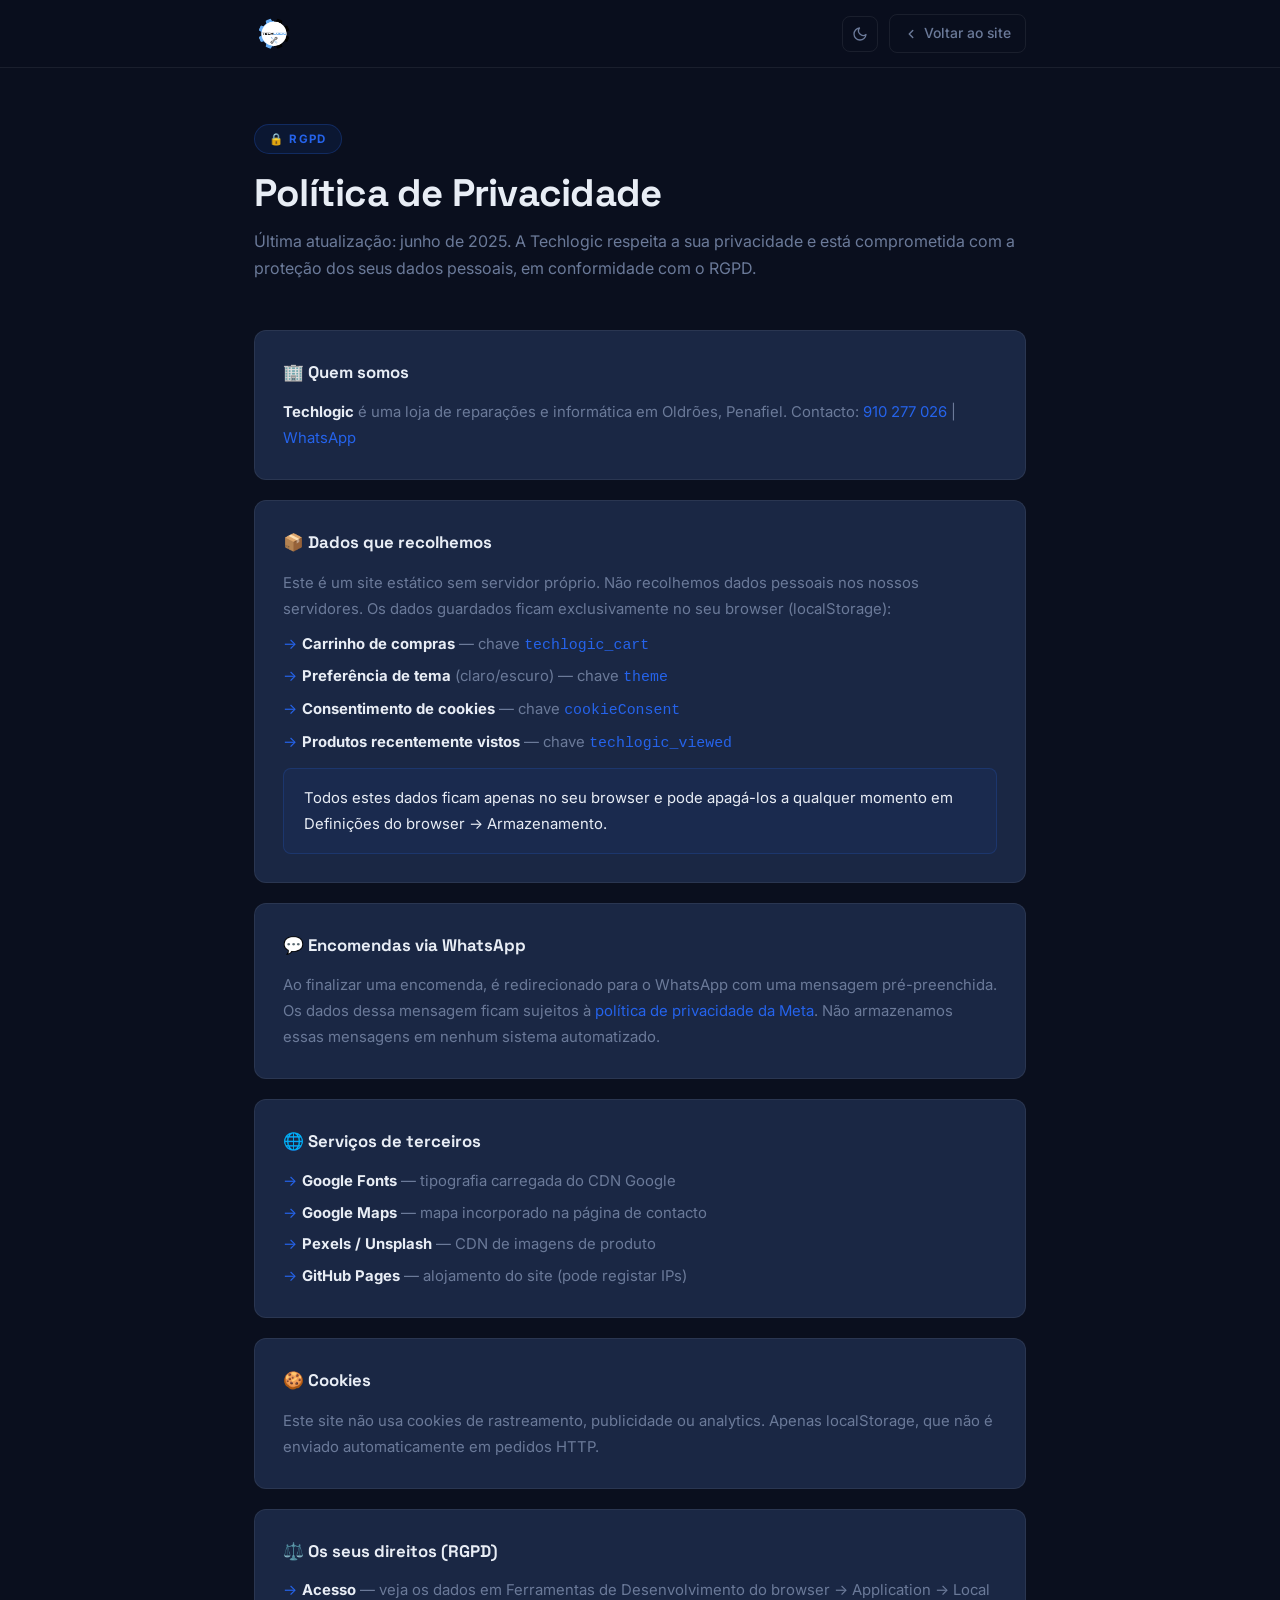
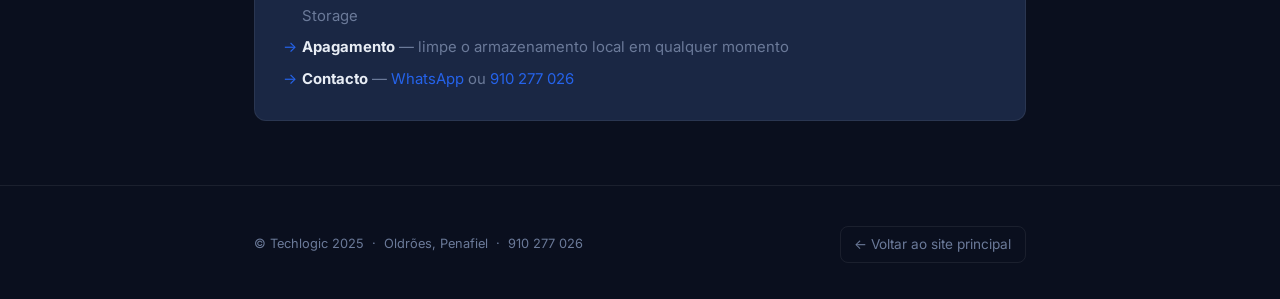
<file: privacidade.html>
<!DOCTYPE html>
<html lang="pt-PT">
<head>
  <meta charset="UTF-8">
  <meta name="viewport" content="width=device-width, initial-scale=1.0">
  <title>Política de Privacidade — Techlogic Oldrões</title>
  <meta name="description" content="Política de privacidade e proteção de dados da Techlogic, Oldrões, Penafiel.">
  <link rel="icon" href="logo.png" type="image/png">
  <link rel="preconnect" href="https://fonts.googleapis.com">
  <link rel="preconnect" href="https://fonts.gstatic.com" crossorigin>
  <link href="https://fonts.googleapis.com/css2?family=Space+Grotesk:wght@500;600;700&family=Inter:wght@400;500;600&display=swap" rel="stylesheet">
  <style>
    *, *::before, *::after { box-sizing: border-box; margin: 0; padding: 0; }
    :root { --bg:#0A0F1E; --card:#1A2744; --accent:#2563EB; --text:#E8EDF5; --muted:#6B7A99; --border:rgba(255,255,255,0.07); --r:12px; }
    html { font-size:16px; scroll-behavior:smooth; overflow-x:hidden; }
    body { background:var(--bg); color:var(--text); font-family:'Inter',sans-serif; min-height:100vh; line-height:1.6; }
    a { color:var(--accent); text-decoration:none; }
    button { font-family:'Inter',sans-serif; }
    .wrap { max-width:820px; margin:0 auto; padding:0 1.5rem; }
    .site-header { position:sticky; top:0; z-index:100; background:rgba(10,15,30,0.92); backdrop-filter:blur(14px); border-bottom:1px solid var(--border); }
    .header-inner { display:flex; align-items:center; justify-content:space-between; padding:0.85rem 1.5rem; max-width:820px; margin:0 auto; gap:1rem; }
    .header-logo-img { height:40px; width:40px; object-fit:contain; display:block; }
    .header-nav { display:flex; align-items:center; gap:0.65rem; }
    .header-back { display:inline-flex; align-items:center; gap:0.35rem; color:var(--muted); font-size:0.87rem; font-weight:500; padding:0.45rem 0.9rem; border:1px solid var(--border); border-radius:8px; transition:color 0.2s,border-color 0.2s; }
    .header-back:hover { color:var(--text); border-color:rgba(255,255,255,0.18); text-decoration:none; }
    .page-hero { padding:3.5rem 0 2rem; }
    .hero-label { display:inline-flex; align-items:center; gap:0.4rem; background:rgba(37,99,235,0.1); border:1px solid rgba(37,99,235,0.25); border-radius:100px; padding:0.3rem 0.9rem; font-size:0.72rem; font-weight:700; text-transform:uppercase; letter-spacing:0.12em; color:var(--accent); margin-bottom:1rem; }
    .page-hero h1 { font-family:'Space Grotesk',sans-serif; font-size:clamp(1.6rem,4vw,2.4rem); font-weight:700; letter-spacing:-0.02em; line-height:1.18; margin-bottom:0.75rem; }
    .page-hero p { color:var(--muted); font-size:1rem; line-height:1.7; }
    .content { padding:1rem 0 4rem; display:flex; flex-direction:column; gap:1.25rem; }
    .priv-card { background:var(--card); border:1px solid var(--border); border-radius:var(--r); padding:1.75rem; }
    .priv-card h2 { font-family:'Space Grotesk',sans-serif; font-size:1.05rem; font-weight:700; margin-bottom:0.85rem; }
    .priv-card p { color:var(--muted); font-size:0.93rem; line-height:1.75; }
    .priv-card ul { list-style:none; display:flex; flex-direction:column; gap:0.4rem; margin-top:0.6rem; }
    .priv-card li { color:var(--muted); font-size:0.93rem; line-height:1.7; padding-left:1.2rem; position:relative; }
    .priv-card li::before { content:'→'; position:absolute; left:0; color:var(--accent); }
    .note { background:rgba(37,99,235,0.06); border:1px solid rgba(37,99,235,0.2); border-radius:8px; padding:1rem 1.25rem; margin-top:0.75rem; color:var(--text) !important; font-size:0.88rem; line-height:1.65; }
    .site-footer { padding:2.5rem 0; border-top:1px solid var(--border); }
    .footer-inner { display:flex; align-items:center; justify-content:space-between; flex-wrap:wrap; gap:1rem; }
    .footer-copy { font-size:0.8rem; color:var(--muted); }
    .footer-back { display:inline-flex; align-items:center; gap:0.35rem; font-size:0.85rem; color:var(--muted); border:1px solid var(--border); border-radius:8px; padding:0.4rem 0.85rem; transition:color 0.2s,border-color 0.2s; }
    .footer-back:hover { color:var(--text); border-color:rgba(255,255,255,0.18); text-decoration:none; }
    html.light { --bg:#F0F4FF; --card:#FFFFFF; --text:#0D1424; --muted:#4B5A7A; --border:rgba(0,0,0,0.1); }
    html.light .site-header { background:rgba(240,244,255,0.92); }
    .icon-sun { display:none; }
    html.light .icon-moon { display:none; }
    html.light .icon-sun { display:block; }
    .theme-toggle { background:none; border:1px solid var(--border); border-radius:8px; width:36px; height:36px; cursor:pointer; color:var(--muted); display:flex; align-items:center; justify-content:center; transition:color 0.2s,border-color 0.2s; flex-shrink:0; }
    .theme-toggle:hover { color:var(--accent); border-color:rgba(37,99,235,0.4); }
  </style>
</head>
<body>

  <header class="site-header">
    <div class="header-inner">
      <a href="index.html" style="line-height:0;"><img src="logo.webp" alt="Techlogic" class="header-logo-img"></a>
      <div class="header-nav">
        <button class="theme-toggle" id="theme-toggle" aria-label="Alternar tema claro/escuro">
          <svg class="icon-moon" width="16" height="16" viewBox="0 0 24 24" fill="none" stroke="currentColor" stroke-width="2" stroke-linecap="round" stroke-linejoin="round" aria-hidden="true"><path d="M21 12.79A9 9 0 1 1 11.21 3 7 7 0 0 0 21 12.79z"/></svg>
          <svg class="icon-sun" width="16" height="16" viewBox="0 0 24 24" fill="none" stroke="currentColor" stroke-width="2" stroke-linecap="round" stroke-linejoin="round" aria-hidden="true"><circle cx="12" cy="12" r="5"/><line x1="12" y1="1" x2="12" y2="3"/><line x1="12" y1="21" x2="12" y2="23"/><line x1="4.22" y1="4.22" x2="5.64" y2="5.64"/><line x1="18.36" y1="18.36" x2="19.78" y2="19.78"/><line x1="1" y1="12" x2="3" y2="12"/><line x1="21" y1="12" x2="23" y2="12"/><line x1="4.22" y1="19.78" x2="5.64" y2="18.36"/><line x1="18.36" y1="5.64" x2="19.78" y2="4.22"/></svg>
        </button>
        <a href="index.html" class="header-back">
          <svg width="14" height="14" viewBox="0 0 24 24" fill="none" stroke="currentColor" stroke-width="2.5" stroke-linecap="round" stroke-linejoin="round" aria-hidden="true"><polyline points="15 18 9 12 15 6"/></svg>
          Voltar ao site
        </a>
      </div>
    </div>
  </header>

  <main>
    <div class="wrap">
      <div class="page-hero">
        <div class="hero-label">🔒 RGPD</div>
        <h1>Política de Privacidade</h1>
        <p>Última atualização: junho de 2025. A Techlogic respeita a sua privacidade e está comprometida com a proteção dos seus dados pessoais, em conformidade com o RGPD.</p>
      </div>
      <div class="content">

        <div class="priv-card">
          <h2>🏢 Quem somos</h2>
          <p><strong style="color:var(--text)">Techlogic</strong> é uma loja de reparações e informática em Oldrões, Penafiel. Contacto: <a href="tel:910277026">910 277 026</a> | <a href="https://wa.me/351910277026">WhatsApp</a></p>
        </div>

        <div class="priv-card">
          <h2>📦 Dados que recolhemos</h2>
          <p>Este é um site estático sem servidor próprio. Não recolhemos dados pessoais nos nossos servidores. Os dados guardados ficam exclusivamente no seu browser (localStorage):</p>
          <ul>
            <li><strong style="color:var(--text)">Carrinho de compras</strong> — chave <code style="color:var(--accent)">techlogic_cart</code></li>
            <li><strong style="color:var(--text)">Preferência de tema</strong> (claro/escuro) — chave <code style="color:var(--accent)">theme</code></li>
            <li><strong style="color:var(--text)">Consentimento de cookies</strong> — chave <code style="color:var(--accent)">cookieConsent</code></li>
            <li><strong style="color:var(--text)">Produtos recentemente vistos</strong> — chave <code style="color:var(--accent)">techlogic_viewed</code></li>
          </ul>
          <p class="note">Todos estes dados ficam apenas no seu browser e pode apagá-los a qualquer momento em Definições do browser → Armazenamento.</p>
        </div>

        <div class="priv-card">
          <h2>💬 Encomendas via WhatsApp</h2>
          <p>Ao finalizar uma encomenda, é redirecionado para o WhatsApp com uma mensagem pré-preenchida. Os dados dessa mensagem ficam sujeitos à <a href="https://www.whatsapp.com/legal/privacy-policy" target="_blank" rel="noopener">política de privacidade da Meta</a>. Não armazenamos essas mensagens em nenhum sistema automatizado.</p>
        </div>

        <div class="priv-card">
          <h2>🌐 Serviços de terceiros</h2>
          <ul>
            <li><strong style="color:var(--text)">Google Fonts</strong> — tipografia carregada do CDN Google</li>
            <li><strong style="color:var(--text)">Google Maps</strong> — mapa incorporado na página de contacto</li>
            <li><strong style="color:var(--text)">Pexels / Unsplash</strong> — CDN de imagens de produto</li>
            <li><strong style="color:var(--text)">GitHub Pages</strong> — alojamento do site (pode registar IPs)</li>
          </ul>
        </div>

        <div class="priv-card">
          <h2>🍪 Cookies</h2>
          <p>Este site não usa cookies de rastreamento, publicidade ou analytics. Apenas localStorage, que não é enviado automaticamente em pedidos HTTP.</p>
        </div>

        <div class="priv-card">
          <h2>⚖️ Os seus direitos (RGPD)</h2>
          <ul>
            <li><strong style="color:var(--text)">Acesso</strong> — veja os dados em Ferramentas de Desenvolvimento do browser → Application → Local Storage</li>
            <li><strong style="color:var(--text)">Apagamento</strong> — limpe o armazenamento local em qualquer momento</li>
            <li><strong style="color:var(--text)">Contacto</strong> — <a href="https://wa.me/351910277026">WhatsApp</a> ou <a href="tel:910277026">910 277 026</a></li>
          </ul>
        </div>

      </div>
    </div>
  </main>

  <footer class="site-footer">
    <div class="wrap">
      <div class="footer-inner">
        <p class="footer-copy">© Techlogic 2025 &nbsp;·&nbsp; Oldrões, Penafiel &nbsp;·&nbsp; <a href="tel:910277026" style="color:var(--muted)">910 277 026</a></p>
        <a href="index.html" class="footer-back">← Voltar ao site principal</a>
      </div>
    </div>
  </footer>

  <script>
    (function() {
      const btn = document.getElementById('theme-toggle');
      const root = document.documentElement;
      if (localStorage.getItem('theme') === 'light') root.classList.add('light');
      btn?.addEventListener('click', () => {
        root.classList.toggle('light');
        localStorage.setItem('theme', root.classList.contains('light') ? 'light' : 'dark');
      });
    })();
  </script>

</body>
</html>
</file>
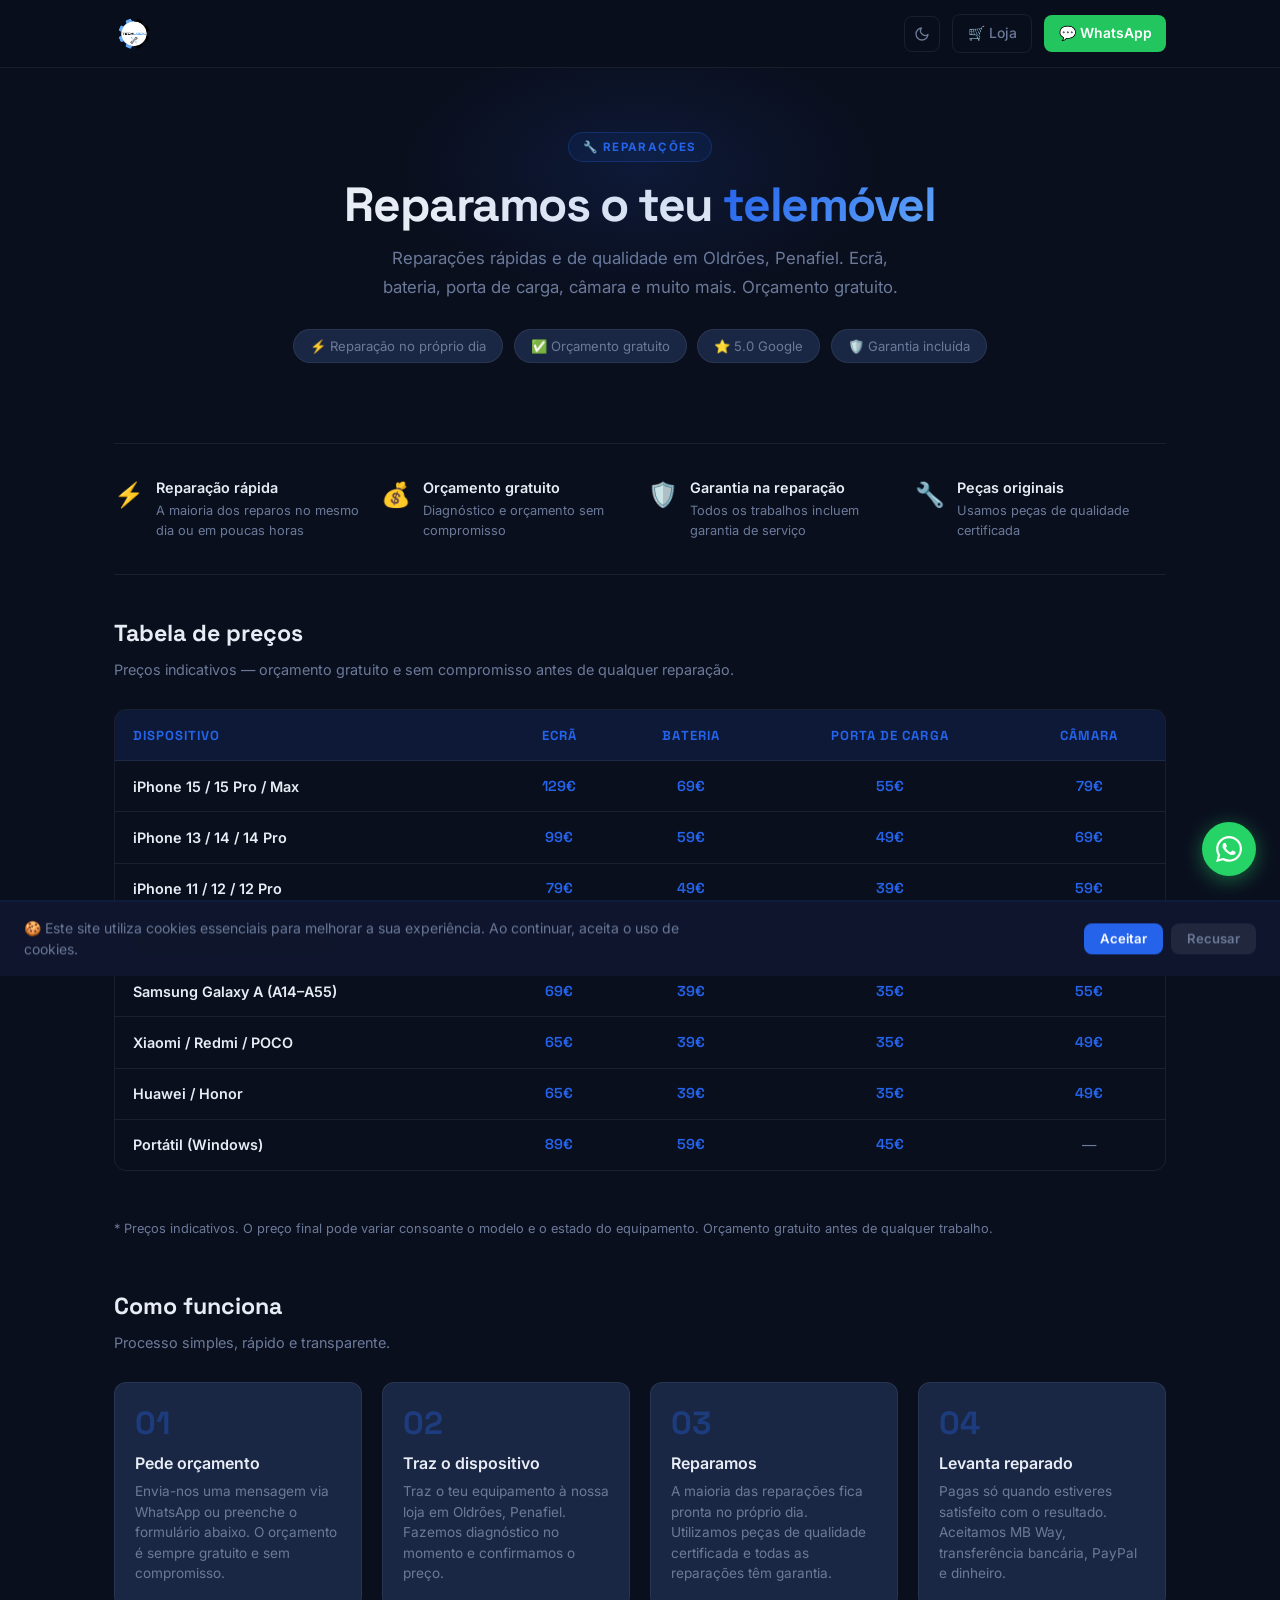
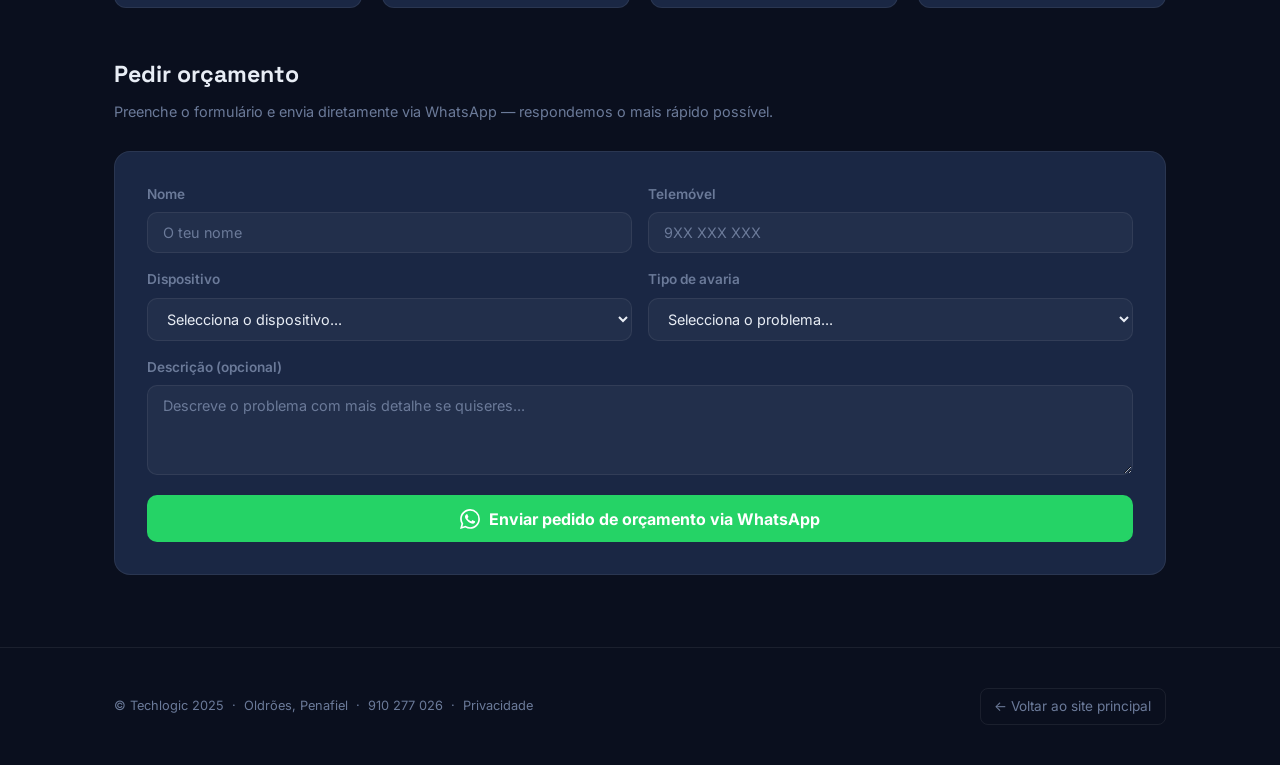
<file: reparacoes.html>
<!DOCTYPE html>
<html lang="pt-PT">
<head>
  <meta charset="UTF-8">
  <meta name="viewport" content="width=device-width, initial-scale=1.0">
  <title>Reparações — Techlogic Oldrões, Penafiel</title>
  <meta name="description" content="Reparações rápidas de telemóveis e informática em Oldrões, Penafiel. Ecrã, bateria, porta de carga, câmara. Orçamento gratuito via WhatsApp.">
  <link rel="icon" href="logo.png" type="image/png">
  <link rel="preconnect" href="https://fonts.googleapis.com">
  <link rel="preconnect" href="https://fonts.gstatic.com" crossorigin>
  <link href="https://fonts.googleapis.com/css2?family=Space+Grotesk:wght@500;600;700&family=Inter:wght@400;500;600&display=swap" rel="stylesheet">
  <style>
    *, *::before, *::after { box-sizing: border-box; margin: 0; padding: 0; }

    :root {
      --bg: #0A0F1E; --card: #1A2744; --accent: #2563EB; --accentH: #1D4ED8;
      --text: #E8EDF5; --muted: #6B7A99; --border: rgba(255,255,255,0.07); --r: 12px;
      --green: #22c55e;
    }

    html { font-size: 16px; scroll-behavior: smooth; overflow-x: hidden; }
    body { background: var(--bg); color: var(--text); font-family: 'Inter', sans-serif; min-height: 100vh; line-height: 1.6; }
    a { color: var(--accent); text-decoration: none; }
    button { font-family: 'Inter', sans-serif; }

    .wrap { max-width: 1100px; margin: 0 auto; padding: 0 1.5rem; }

    /* ── Header ── */
    .site-header { position: sticky; top: 0; z-index: 100; background: rgba(10,15,30,0.92); backdrop-filter: blur(14px); -webkit-backdrop-filter: blur(14px); border-bottom: 1px solid var(--border); }
    .header-inner { display: flex; align-items: center; justify-content: space-between; padding: 0.85rem 1.5rem; max-width: 1100px; margin: 0 auto; gap: 1rem; }
    .header-logo-img { height: 40px; width: 40px; object-fit: contain; display: block; }
    .header-nav { display: flex; align-items: center; gap: 0.75rem; }
    .header-back { display: inline-flex; align-items: center; gap: 0.35rem; color: var(--muted); font-size: 0.87rem; font-weight: 500; padding: 0.45rem 0.9rem; border: 1px solid var(--border); border-radius: 8px; transition: color 0.2s, border-color 0.2s; }
    .header-back:hover { color: var(--text); border-color: rgba(255,255,255,0.18); text-decoration: none; }
    .header-cta { background: var(--green); color: #fff; padding: 0.45rem 0.9rem; border-radius: 8px; font-size: 0.87rem; font-weight: 600; transition: opacity 0.2s; }
    .header-cta:hover { opacity: 0.88; text-decoration: none; }

    /* ── Hero ── */
    .page-hero { padding: 4rem 0 2.5rem; text-align: center; }
    .hero-label { display: inline-flex; align-items: center; gap: 0.4rem; background: rgba(37,99,235,0.1); border: 1px solid rgba(37,99,235,0.25); border-radius: 100px; padding: 0.3rem 0.9rem; font-size: 0.72rem; font-weight: 700; text-transform: uppercase; letter-spacing: 0.12em; color: var(--accent); margin-bottom: 1rem; }
    .page-hero h1 { font-family: 'Space Grotesk', sans-serif; font-size: clamp(2rem, 5vw, 3rem); font-weight: 700; letter-spacing: -0.03em; line-height: 1.12; margin-bottom: 0.75rem; }
    .page-hero h1 span { background: linear-gradient(135deg, var(--accent) 0%, #60a5fa 100%); -webkit-background-clip: text; -webkit-text-fill-color: transparent; background-clip: text; }
    .page-hero p { color: var(--muted); font-size: 1.05rem; max-width: 540px; margin: 0 auto 1.75rem; line-height: 1.7; }
    .hero-badges { display: flex; flex-wrap: wrap; justify-content: center; gap: 0.65rem; }
    .hero-badge { background: var(--card); border: 1px solid var(--border); border-radius: 100px; padding: 0.35rem 1rem; font-size: 0.82rem; color: var(--muted); }

    /* ── Guarantees strip ── */
    .guarantees { display: grid; grid-template-columns: repeat(auto-fit, minmax(200px, 1fr)); gap: 1rem; padding: 2rem 0; border-top: 1px solid var(--border); border-bottom: 1px solid var(--border); margin: 2.5rem 0; }
    .guarantee-item { display: flex; align-items: flex-start; gap: 0.75rem; }
    .guarantee-icon { font-size: 1.5rem; flex-shrink: 0; }
    .guarantee-title { font-weight: 600; font-size: 0.9rem; }
    .guarantee-sub { font-size: 0.8rem; color: var(--muted); margin-top: 0.1rem; }

    /* ── Section headings ── */
    .section-title { font-family: 'Space Grotesk', sans-serif; font-size: 1.45rem; font-weight: 700; margin-bottom: 0.4rem; }
    .section-sub { color: var(--muted); font-size: 0.9rem; margin-bottom: 1.75rem; }

    /* ── Price table ── */
    .price-table-wrap { overflow-x: auto; margin-bottom: 3rem; border-radius: var(--r); border: 1px solid var(--border); }
    .price-table { width: 100%; border-collapse: collapse; min-width: 600px; }
    .price-table thead th { background: rgba(37,99,235,0.12); font-family: 'Space Grotesk', sans-serif; font-size: 0.82rem; font-weight: 700; text-transform: uppercase; letter-spacing: 0.08em; color: var(--accent); padding: 0.9rem 1.1rem; text-align: left; border-bottom: 1px solid var(--border); white-space: nowrap; }
    .price-table thead th:not(:first-child) { text-align: center; }
    .price-table tbody tr { border-bottom: 1px solid var(--border); transition: background 0.15s; }
    .price-table tbody tr:last-child { border-bottom: none; }
    .price-table tbody tr:hover { background: rgba(255,255,255,0.025); }
    .price-table td { padding: 0.85rem 1.1rem; font-size: 0.9rem; }
    .price-table td:first-child { font-weight: 600; color: var(--text); }
    .price-table td:not(:first-child) { text-align: center; color: var(--accent); font-family: 'Space Grotesk', sans-serif; font-weight: 600; }
    .price-table td.na { color: var(--muted); font-family: 'Inter', sans-serif; font-weight: 400; }
    .price-note { font-size: 0.8rem; color: var(--muted); margin-top: 0.75rem; }

    /* ── Steps ── */
    .steps { display: grid; grid-template-columns: repeat(auto-fit, minmax(200px, 1fr)); gap: 1.25rem; margin-bottom: 3rem; }
    .step-card { background: var(--card); border: 1px solid var(--border); border-radius: var(--r); padding: 1.5rem 1.25rem; }
    .step-num { font-family: 'Space Grotesk', sans-serif; font-size: 2rem; font-weight: 700; color: rgba(37,99,235,0.35); line-height: 1; margin-bottom: 0.75rem; }
    .step-title { font-weight: 600; margin-bottom: 0.3rem; }
    .step-text { font-size: 0.85rem; color: var(--muted); line-height: 1.5; }

    /* ── Quote form ── */
    .quote-section { background: var(--card); border: 1px solid var(--border); border-radius: 16px; padding: 2rem; margin-bottom: 3.5rem; }
    .form-grid { display: grid; grid-template-columns: 1fr 1fr; gap: 1rem; }
    .form-group { display: flex; flex-direction: column; gap: 0.4rem; }
    .form-group.full { grid-column: 1 / -1; }
    .form-label { font-size: 0.85rem; font-weight: 600; color: var(--muted); }
    .form-input, .form-select, .form-textarea {
      background: rgba(255,255,255,0.04); border: 1px solid var(--border); border-radius: 10px;
      padding: 0.7rem 0.95rem; font-size: 0.9rem; color: var(--text); font-family: 'Inter', sans-serif;
      outline: none; transition: border-color 0.2s; width: 100%;
    }
    .form-input:focus, .form-select:focus, .form-textarea:focus { border-color: rgba(37,99,235,0.5); }
    .form-input::placeholder, .form-textarea::placeholder { color: var(--muted); }
    .form-textarea { resize: vertical; min-height: 90px; }
    .form-select option { background: #1A2744; }
    .btn-wa { display: inline-flex; align-items: center; justify-content: center; gap: 0.6rem; background: #25D366; color: #fff; border: none; border-radius: 10px; padding: 0.85rem 1.75rem; font-size: 1rem; font-weight: 700; cursor: pointer; width: 100%; margin-top: 1.25rem; transition: background 0.2s, transform 0.15s; }
    .btn-wa:hover { background: #1ebe5d; transform: translateY(-1px); }

    /* ── Footer ── */
    .site-footer { padding: 2.5rem 0; border-top: 1px solid var(--border); }
    .footer-inner { display: flex; align-items: center; justify-content: space-between; flex-wrap: wrap; gap: 1rem; }
    .footer-copy { font-size: 0.8rem; color: var(--muted); }
    .footer-back { display: inline-flex; align-items: center; gap: 0.35rem; font-size: 0.85rem; color: var(--muted); border: 1px solid var(--border); border-radius: 8px; padding: 0.4rem 0.85rem; transition: color 0.2s, border-color 0.2s; }
    .footer-back:hover { color: var(--text); border-color: rgba(255,255,255,0.18); text-decoration: none; }

    @media (max-width: 640px) {
      .form-grid { grid-template-columns: 1fr; }
      .page-hero { padding: 2.5rem 0 1.75rem; }
      .header-nav .header-back { display: none; }
    }
    html.light { --bg:#F0F4FF; --card:#FFFFFF; --text:#0D1424; --muted:#4B5A7A; --border:rgba(0,0,0,0.1); }
    html.light .site-header { background:rgba(240,244,255,0.92); }
    html.light .form-input, html.light .form-select, html.light .form-textarea { background:rgba(0,0,0,0.04); }
    .icon-sun { display:none; }
    html.light .icon-moon { display:none; }
    html.light .icon-sun { display:block; }
    .theme-toggle { background:none; border:1px solid var(--border); border-radius:8px; width:36px; height:36px; cursor:pointer; color:var(--muted); display:flex; align-items:center; justify-content:center; transition:color 0.2s,border-color 0.2s; flex-shrink:0; }
    .theme-toggle:hover { color:var(--accent); border-color:rgba(37,99,235,0.4); }
    .wha-fab { position:fixed; bottom:1.5rem; right:1.5rem; z-index:149; width:54px; height:54px; background:#25D366; border-radius:50%; display:flex; align-items:center; justify-content:center; box-shadow:0 4px 20px rgba(37,211,102,0.45); animation:whaPulse 2.5s ease-in-out infinite; transition:transform 0.2s,box-shadow 0.2s; text-decoration:none; }
    .wha-fab:hover { transform:scale(1.1); box-shadow:0 6px 28px rgba(37,211,102,0.6); text-decoration:none; }
    @keyframes whaPulse { 0%,100% { box-shadow:0 4px 20px rgba(37,211,102,0.45),0 0 0 0 rgba(37,211,102,0); } 50% { box-shadow:0 4px 20px rgba(37,211,102,0.45),0 0 0 8px rgba(37,211,102,0.12); } }
    @media (prefers-reduced-motion:reduce) { .wha-fab { animation:none; } }
    .cookie-bar { position:fixed; bottom:0; left:0; right:0; z-index:9999; background:rgba(15,22,45,0.97); border-top:1px solid rgba(37,99,235,0.22); padding:1rem 1.5rem; display:flex; align-items:center; gap:1rem; flex-wrap:wrap; justify-content:space-between; transform:translateY(100%); transition:transform 0.4s cubic-bezier(0.16,1,0.3,1); backdrop-filter:blur(14px); -webkit-backdrop-filter:blur(14px); }
    .cookie-bar.visible { transform:translateY(0); }
    .cookie-text { font-size:0.875rem; color:var(--muted); line-height:1.55; max-width:680px; }
    .cookie-btns { display:flex; gap:0.5rem; flex-shrink:0; }
    .cookie-btn { border:none; border-radius:8px; padding:0.45rem 1rem; font-size:0.82rem; font-weight:600; cursor:pointer; font-family:'Inter',sans-serif; }
    .cookie-accept { background:var(--accent); color:#fff; }
    .cookie-decline { background:rgba(255,255,255,0.08); color:var(--muted); }
    @media (max-width:640px) { .cookie-bar { flex-direction:column; align-items:flex-start; gap:0.75rem; } }
    /* ── 3D step cards + hero orb ── */
    @keyframes stepReveal { from { opacity:0; transform:translateY(20px) rotateX(8deg); } to { opacity:1; transform:none; } }
    .step-card.step-revealed { animation:stepReveal 0.5s cubic-bezier(0.23,1,0.32,1) both; }
    .step-card { transition:border-color 0.25s,transform 0.25s,box-shadow 0.25s; }
    .step-card:hover { border-color:rgba(37,99,235,0.35); box-shadow:0 8px 32px rgba(0,0,0,0.25); }
    @keyframes heroOrb { 0%,100% { transform:translateX(-50%) scale(1); } 50% { transform:translateX(-50%) scale(1.1) translateY(-12px); } }
    .page-hero { position:relative; overflow:hidden; }
    .hero-glow-orb { position:absolute; width:480px; height:260px; background:radial-gradient(ellipse,rgba(37,99,235,0.12) 0%,transparent 70%); border-radius:50%; top:-30px; left:50%; transform:translateX(-50%); pointer-events:none; animation:heroOrb 10s ease-in-out infinite; }
    @media (prefers-reduced-motion:reduce) { .step-card.step-revealed { animation:none; opacity:1; } .hero-glow-orb { animation:none; } }
    /* ── Back to top ── */
    .back-top { position:fixed; bottom:5rem; right:1.5rem; z-index:148; width:40px; height:40px; background:var(--card); border:1px solid var(--border); border-radius:10px; display:flex; align-items:center; justify-content:center; color:var(--muted); cursor:pointer; opacity:0; transform:translateY(8px); transition:opacity 0.3s,transform 0.3s,border-color 0.2s,color 0.2s; pointer-events:none; }
    .back-top.visible { opacity:1; transform:translateY(0); pointer-events:auto; }
    .back-top:hover { border-color:var(--accent); color:var(--accent); }
  </style>
</head>
<body>

  <header class="site-header">
    <div class="header-inner">
      <a href="index.html" style="line-height:0;"><img src="logo.webp" alt="Techlogic" class="header-logo-img"></a>
      <div class="header-nav">
        <button class="theme-toggle" id="theme-toggle" aria-label="Alternar tema claro/escuro">
          <svg class="icon-moon" width="16" height="16" viewBox="0 0 24 24" fill="none" stroke="currentColor" stroke-width="2" stroke-linecap="round" stroke-linejoin="round" aria-hidden="true"><path d="M21 12.79A9 9 0 1 1 11.21 3 7 7 0 0 0 21 12.79z"/></svg>
          <svg class="icon-sun" width="16" height="16" viewBox="0 0 24 24" fill="none" stroke="currentColor" stroke-width="2" stroke-linecap="round" stroke-linejoin="round" aria-hidden="true"><circle cx="12" cy="12" r="5"/><line x1="12" y1="1" x2="12" y2="3"/><line x1="12" y1="21" x2="12" y2="23"/><line x1="4.22" y1="4.22" x2="5.64" y2="5.64"/><line x1="18.36" y1="18.36" x2="19.78" y2="19.78"/><line x1="1" y1="12" x2="3" y2="12"/><line x1="21" y1="12" x2="23" y2="12"/><line x1="4.22" y1="19.78" x2="5.64" y2="18.36"/><line x1="18.36" y1="5.64" x2="19.78" y2="4.22"/></svg>
        </button>
        <a href="loja.html" class="header-back">🛒 Loja</a>
        <a href="https://wa.me/351910277026" target="_blank" rel="noopener noreferrer" class="header-cta">💬 WhatsApp</a>
      </div>
    </div>
  </header>

  <main>
    <div class="page-hero">
      <div class="hero-glow-orb" aria-hidden="true"></div>
      <div class="wrap">
        <div class="hero-label">🔧 Reparações</div>
        <h1>Reparamos o teu <span>telemóvel</span></h1>
        <p>Reparações rápidas e de qualidade em Oldrões, Penafiel. Ecrã, bateria, porta de carga, câmara e muito mais. Orçamento gratuito.</p>
        <div class="hero-badges">
          <span class="hero-badge">⚡ Reparação no próprio dia</span>
          <span class="hero-badge">✅ Orçamento gratuito</span>
          <span class="hero-badge">⭐ 5.0 Google</span>
          <span class="hero-badge">🛡️ Garantia incluída</span>
        </div>
      </div>
    </div>

    <section style="padding: 0 0 1rem;">
      <div class="wrap">
        <div class="guarantees">
          <div class="guarantee-item">
            <span class="guarantee-icon">⚡</span>
            <div>
              <div class="guarantee-title">Reparação rápida</div>
              <div class="guarantee-sub">A maioria dos reparos no mesmo dia ou em poucas horas</div>
            </div>
          </div>
          <div class="guarantee-item">
            <span class="guarantee-icon">💰</span>
            <div>
              <div class="guarantee-title">Orçamento gratuito</div>
              <div class="guarantee-sub">Diagnóstico e orçamento sem compromisso</div>
            </div>
          </div>
          <div class="guarantee-item">
            <span class="guarantee-icon">🛡️</span>
            <div>
              <div class="guarantee-title">Garantia na reparação</div>
              <div class="guarantee-sub">Todos os trabalhos incluem garantia de serviço</div>
            </div>
          </div>
          <div class="guarantee-item">
            <span class="guarantee-icon">🔧</span>
            <div>
              <div class="guarantee-title">Peças originais</div>
              <div class="guarantee-sub">Usamos peças de qualidade certificada</div>
            </div>
          </div>
        </div>

        <!-- Tabela de preços -->
        <div class="section-title">Tabela de preços</div>
        <p class="section-sub">Preços indicativos — orçamento gratuito e sem compromisso antes de qualquer reparação.</p>

        <div class="price-table-wrap">
          <table class="price-table" aria-label="Tabela de preços de reparação">
            <thead>
              <tr>
                <th>Dispositivo</th>
                <th>Ecrã</th>
                <th>Bateria</th>
                <th>Porta de Carga</th>
                <th>Câmara</th>
              </tr>
            </thead>
            <tbody>
              <tr>
                <td>iPhone 15 / 15 Pro / Max</td>
                <td>129€</td>
                <td>69€</td>
                <td>55€</td>
                <td>79€</td>
              </tr>
              <tr>
                <td>iPhone 13 / 14 / 14 Pro</td>
                <td>99€</td>
                <td>59€</td>
                <td>49€</td>
                <td>69€</td>
              </tr>
              <tr>
                <td>iPhone 11 / 12 / 12 Pro</td>
                <td>79€</td>
                <td>49€</td>
                <td>39€</td>
                <td>59€</td>
              </tr>
              <tr>
                <td>Samsung Galaxy S (S21–S24)</td>
                <td>89€</td>
                <td>49€</td>
                <td>39€</td>
                <td>65€</td>
              </tr>
              <tr>
                <td>Samsung Galaxy A (A14–A55)</td>
                <td>69€</td>
                <td>39€</td>
                <td>35€</td>
                <td>55€</td>
              </tr>
              <tr>
                <td>Xiaomi / Redmi / POCO</td>
                <td>65€</td>
                <td>39€</td>
                <td>35€</td>
                <td>49€</td>
              </tr>
              <tr>
                <td>Huawei / Honor</td>
                <td>65€</td>
                <td>39€</td>
                <td>35€</td>
                <td>49€</td>
              </tr>
              <tr>
                <td>Portátil (Windows)</td>
                <td>89€</td>
                <td>59€</td>
                <td>45€</td>
                <td class="na">—</td>
              </tr>
            </tbody>
          </table>
        </div>
        <p class="price-note">* Preços indicativos. O preço final pode variar consoante o modelo e o estado do equipamento. Orçamento gratuito antes de qualquer trabalho.</p>

        <!-- Como funciona -->
        <div class="section-title" style="margin-top:3rem;">Como funciona</div>
        <p class="section-sub">Processo simples, rápido e transparente.</p>
        <div class="steps">
          <div class="step-card">
            <div class="step-num">01</div>
            <div class="step-title">Pede orçamento</div>
            <p class="step-text">Envia-nos uma mensagem via WhatsApp ou preenche o formulário abaixo. O orçamento é sempre gratuito e sem compromisso.</p>
          </div>
          <div class="step-card">
            <div class="step-num">02</div>
            <div class="step-title">Traz o dispositivo</div>
            <p class="step-text">Traz o teu equipamento à nossa loja em Oldrões, Penafiel. Fazemos diagnóstico no momento e confirmamos o preço.</p>
          </div>
          <div class="step-card">
            <div class="step-num">03</div>
            <div class="step-title">Reparamos</div>
            <p class="step-text">A maioria das reparações fica pronta no próprio dia. Utilizamos peças de qualidade certificada e todas as reparações têm garantia.</p>
          </div>
          <div class="step-card">
            <div class="step-num">04</div>
            <div class="step-title">Levanta reparado</div>
            <p class="step-text">Pagas só quando estiveres satisfeito com o resultado. Aceitamos MB Way, transferência bancária, PayPal e dinheiro.</p>
          </div>
        </div>

        <!-- Formulário de orçamento -->
        <div id="orcamento"></div>
        <div class="section-title">Pedir orçamento</div>
        <p class="section-sub">Preenche o formulário e envia diretamente via WhatsApp — respondemos o mais rápido possível.</p>

        <div class="quote-section">
          <div class="form-grid">
            <div class="form-group">
              <label class="form-label" for="q-name">Nome</label>
              <input type="text" id="q-name" class="form-input" placeholder="O teu nome" autocomplete="given-name">
            </div>
            <div class="form-group">
              <label class="form-label" for="q-phone">Telemóvel</label>
              <input type="tel" id="q-phone" class="form-input" placeholder="9XX XXX XXX" autocomplete="tel">
            </div>
            <div class="form-group">
              <label class="form-label" for="q-device">Dispositivo</label>
              <select id="q-device" class="form-select">
                <option value="">Selecciona o dispositivo...</option>
                <option>iPhone 15 / 15 Pro / 15 Pro Max</option>
                <option>iPhone 14 / 14 Pro / 14 Plus</option>
                <option>iPhone 13 / 13 Pro / 13 mini</option>
                <option>iPhone 12 / 12 Pro / 12 mini</option>
                <option>iPhone 11 / 11 Pro</option>
                <option>Samsung Galaxy S (S21–S24)</option>
                <option>Samsung Galaxy A (A14–A55)</option>
                <option>Xiaomi / Redmi / POCO</option>
                <option>Huawei / Honor</option>
                <option>Portátil Windows</option>
                <option>Outro (indicar em baixo)</option>
              </select>
            </div>
            <div class="form-group">
              <label class="form-label" for="q-issue">Tipo de avaria</label>
              <select id="q-issue" class="form-select">
                <option value="">Selecciona o problema...</option>
                <option>Ecrã partido / sem imagem</option>
                <option>Bateria (não carrega ou dura pouco)</option>
                <option>Porta de carga</option>
                <option>Câmara frontal ou traseira</option>
                <option>Botões ou hardware</option>
                <option>Software / sistema bloqueado</option>
                <option>Outro (descrevo em baixo)</option>
              </select>
            </div>
            <div class="form-group full">
              <label class="form-label" for="q-desc">Descrição (opcional)</label>
              <textarea id="q-desc" class="form-textarea" placeholder="Descreve o problema com mais detalhe se quiseres..."></textarea>
            </div>
          </div>
          <button class="btn-wa" id="quote-btn">
            <svg width="20" height="20" viewBox="0 0 24 24" fill="currentColor" aria-hidden="true"><path d="M17.472 14.382c-.297-.149-1.758-.867-2.03-.967-.273-.099-.471-.148-.67.15-.197.297-.767.966-.94 1.164-.173.199-.347.223-.644.075-.297-.15-1.255-.463-2.39-1.475-.883-.788-1.48-1.761-1.653-2.059-.173-.297-.018-.458.13-.606.134-.133.298-.347.446-.52.149-.174.198-.298.298-.497.099-.198.05-.371-.025-.52-.075-.149-.669-1.612-.916-2.207-.242-.579-.487-.5-.669-.51-.173-.008-.371-.01-.57-.01-.198 0-.52.074-.792.372-.272.297-1.04 1.016-1.04 2.479 0 1.462 1.065 2.875 1.213 3.074.149.198 2.096 3.2 5.077 4.487.709.306 1.262.489 1.694.625.712.227 1.36.195 1.871.118.571-.085 1.758-.719 2.006-1.413.248-.694.248-1.289.173-1.413-.074-.124-.272-.198-.57-.347m-5.421 7.403h-.004a9.87 9.87 0 01-5.031-1.378l-.361-.214-3.741.982.998-3.648-.235-.374a9.86 9.86 0 01-1.51-5.26c.001-5.45 4.436-9.884 9.888-9.884 2.64 0 5.122 1.03 6.988 2.898a9.825 9.825 0 012.893 6.994c-.003 5.45-4.437 9.884-9.885 9.884m8.413-18.297A11.815 11.815 0 0012.05 0C5.495 0 .16 5.335.157 11.892c0 2.096.547 4.142 1.588 5.945L.057 24l6.305-1.654a11.882 11.882 0 005.683 1.448h.005c6.554 0 11.89-5.335 11.893-11.893a11.821 11.821 0 00-3.48-8.413z"/></svg>
            Enviar pedido de orçamento via WhatsApp
          </button>
        </div>

      </div>
    </section>
  </main>

  <footer class="site-footer">
    <div class="wrap">
      <div class="footer-inner">
        <p class="footer-copy">© Techlogic 2025 &nbsp;·&nbsp; Oldrões, Penafiel &nbsp;·&nbsp; <a href="tel:910277026" style="color:var(--muted)">910 277 026</a> &nbsp;·&nbsp; <a href="privacidade.html" style="color:var(--muted)">Privacidade</a></p>
        <a href="index.html" class="footer-back">← Voltar ao site principal</a>
      </div>
    </div>
  </footer>

  <!-- WhatsApp FAB -->
  <a href="https://wa.me/351910277026?text=Ol%C3%A1%20Techlogic%2C%20gostaria%20de%20pedir%20um%20or%C3%A7amento..." target="_blank" rel="noopener noreferrer" class="wha-fab" aria-label="Contactar no WhatsApp">
    <svg width="26" height="26" viewBox="0 0 24 24" fill="#fff" aria-hidden="true"><path d="M17.472 14.382c-.297-.149-1.758-.867-2.03-.967-.273-.099-.471-.148-.67.15-.197.297-.767.966-.94 1.164-.173.199-.347.223-.644.075-.297-.15-1.255-.463-2.39-1.475-.883-.788-1.48-1.761-1.653-2.059-.173-.297-.018-.458.13-.606.134-.133.298-.347.446-.52.149-.174.198-.298.298-.497.099-.198.05-.371-.025-.52-.075-.149-.669-1.612-.916-2.207-.242-.579-.487-.5-.669-.51-.173-.008-.371-.01-.57-.01-.198 0-.52.074-.792.372-.272.297-1.04 1.016-1.04 2.479 0 1.462 1.065 2.875 1.213 3.074.149.198 2.096 3.2 5.077 4.487.709.306 1.262.489 1.694.625.712.227 1.36.195 1.871.118.571-.085 1.758-.719 2.006-1.413.248-.694.248-1.289.173-1.413-.074-.124-.272-.198-.57-.347m-5.421 7.403h-.004a9.87 9.87 0 0 1-5.031-1.378l-.361-.214-3.741.982.998-3.648-.235-.374a9.86 9.86 0 0 1-1.51-5.26c.001-5.45 4.436-9.884 9.888-9.884 2.64 0 5.122 1.03 6.988 2.898a9.825 9.825 0 0 1 2.893 6.994c-.003 5.45-4.437 9.884-9.885 9.884m8.413-18.297A11.815 11.815 0 0 0 12.05 0C5.495 0 .16 5.335.157 11.892c0 2.096.547 4.142 1.588 5.945L.057 24l6.305-1.654a11.882 11.882 0 0 0 5.683 1.448h.005c6.554 0 11.89-5.335 11.893-11.893a11.821 11.821 0 0 0-3.48-8.413Z"/></svg>
  </a>

  <!-- Cookie banner -->
  <div class="cookie-bar" id="cookie-bar" role="dialog" aria-label="Aviso de cookies" aria-live="polite">
    <p class="cookie-text">🍪 Este site utiliza cookies essenciais para melhorar a sua experiência. Ao continuar, aceita o uso de cookies.</p>
    <div class="cookie-btns">
      <button class="cookie-btn cookie-accept" id="cookie-accept">Aceitar</button>
      <button class="cookie-btn cookie-decline" id="cookie-decline">Recusar</button>
    </div>
  </div>

  <script>
    (function() {
      const btn = document.getElementById('theme-toggle');
      const root = document.documentElement;
      if (localStorage.getItem('theme') === 'light') root.classList.add('light');
      btn?.addEventListener('click', () => {
        root.classList.toggle('light');
        localStorage.setItem('theme', root.classList.contains('light') ? 'light' : 'dark');
      });
    })();
    (function() {
      if (localStorage.getItem('cookieConsent')) return;
      const bar = document.getElementById('cookie-bar');
      const accept = document.getElementById('cookie-accept');
      const decline = document.getElementById('cookie-decline');
      if (!bar || !accept || !decline) return;
      function dismiss(val) {
        localStorage.setItem('cookieConsent', val);
        bar.classList.remove('visible');
        setTimeout(() => { if (bar.parentNode) bar.parentNode.removeChild(bar); }, 450);
      }
      setTimeout(() => bar.classList.add('visible'), 1800);
      accept.addEventListener('click', () => dismiss('accepted'));
      decline.addEventListener('click', () => dismiss('declined'));
    })();
    if (!window.matchMedia('(prefers-reduced-motion:reduce)').matches) {
      const io = new IntersectionObserver(entries => {
        entries.forEach(e => { if (e.isIntersecting) { e.target.classList.add('step-revealed'); io.unobserve(e.target); } });
      }, {threshold:0.1});
      document.querySelectorAll('.step-card').forEach((card, i) => {
        card.style.animationDelay = (i * 0.1) + 's';
        io.observe(card);
        card.addEventListener('mousemove', ev => {
          const r = card.getBoundingClientRect();
          const x = (ev.clientX - r.left) / r.width - 0.5;
          const y = (ev.clientY - r.top)  / r.height - 0.5;
          card.style.transform = `perspective(700px) rotateY(${x*9}deg) rotateX(${-y*7}deg) translateY(-4px)`;
        });
        card.addEventListener('mouseleave', () => { card.style.transform = ''; });
      });
    }
    document.getElementById('quote-btn').addEventListener('click', () => {
      const name   = document.getElementById('q-name').value.trim();
      const phone  = document.getElementById('q-phone').value.trim();
      const device = document.getElementById('q-device').value;
      const issue  = document.getElementById('q-issue').value;
      const desc   = document.getElementById('q-desc').value.trim();

      if (!name || !phone) {
        alert('Por favor preenche o nome e o número de telemóvel.');
        return;
      }

      let msg = `Olá Techlogic! 🔧 Gostaria de pedir um orçamento.\n\n`;
      msg += `Nome: ${name}\n`;
      msg += `Contacto: ${phone}\n`;
      if (device) msg += `Dispositivo: ${device}\n`;
      if (issue)  msg += `Problema: ${issue}\n`;
      if (desc)   msg += `Descrição: ${desc}\n`;
      msg += `\nAguardo resposta. Obrigado!`;

      window.open('https://wa.me/351910277026?text=' + encodeURIComponent(msg), '_blank');
    });

    (function() {
      const btn = document.getElementById('back-top');
      if (!btn) return;
      window.addEventListener('scroll', () => btn.classList.toggle('visible', window.scrollY > 320), {passive:true});
      btn.addEventListener('click', () => window.scrollTo({top:0,behavior:'smooth'}));
    })();
  </script>
  <button class="back-top" id="back-top" aria-label="Voltar ao topo">↑</button>
</body>
</html>
</file>
